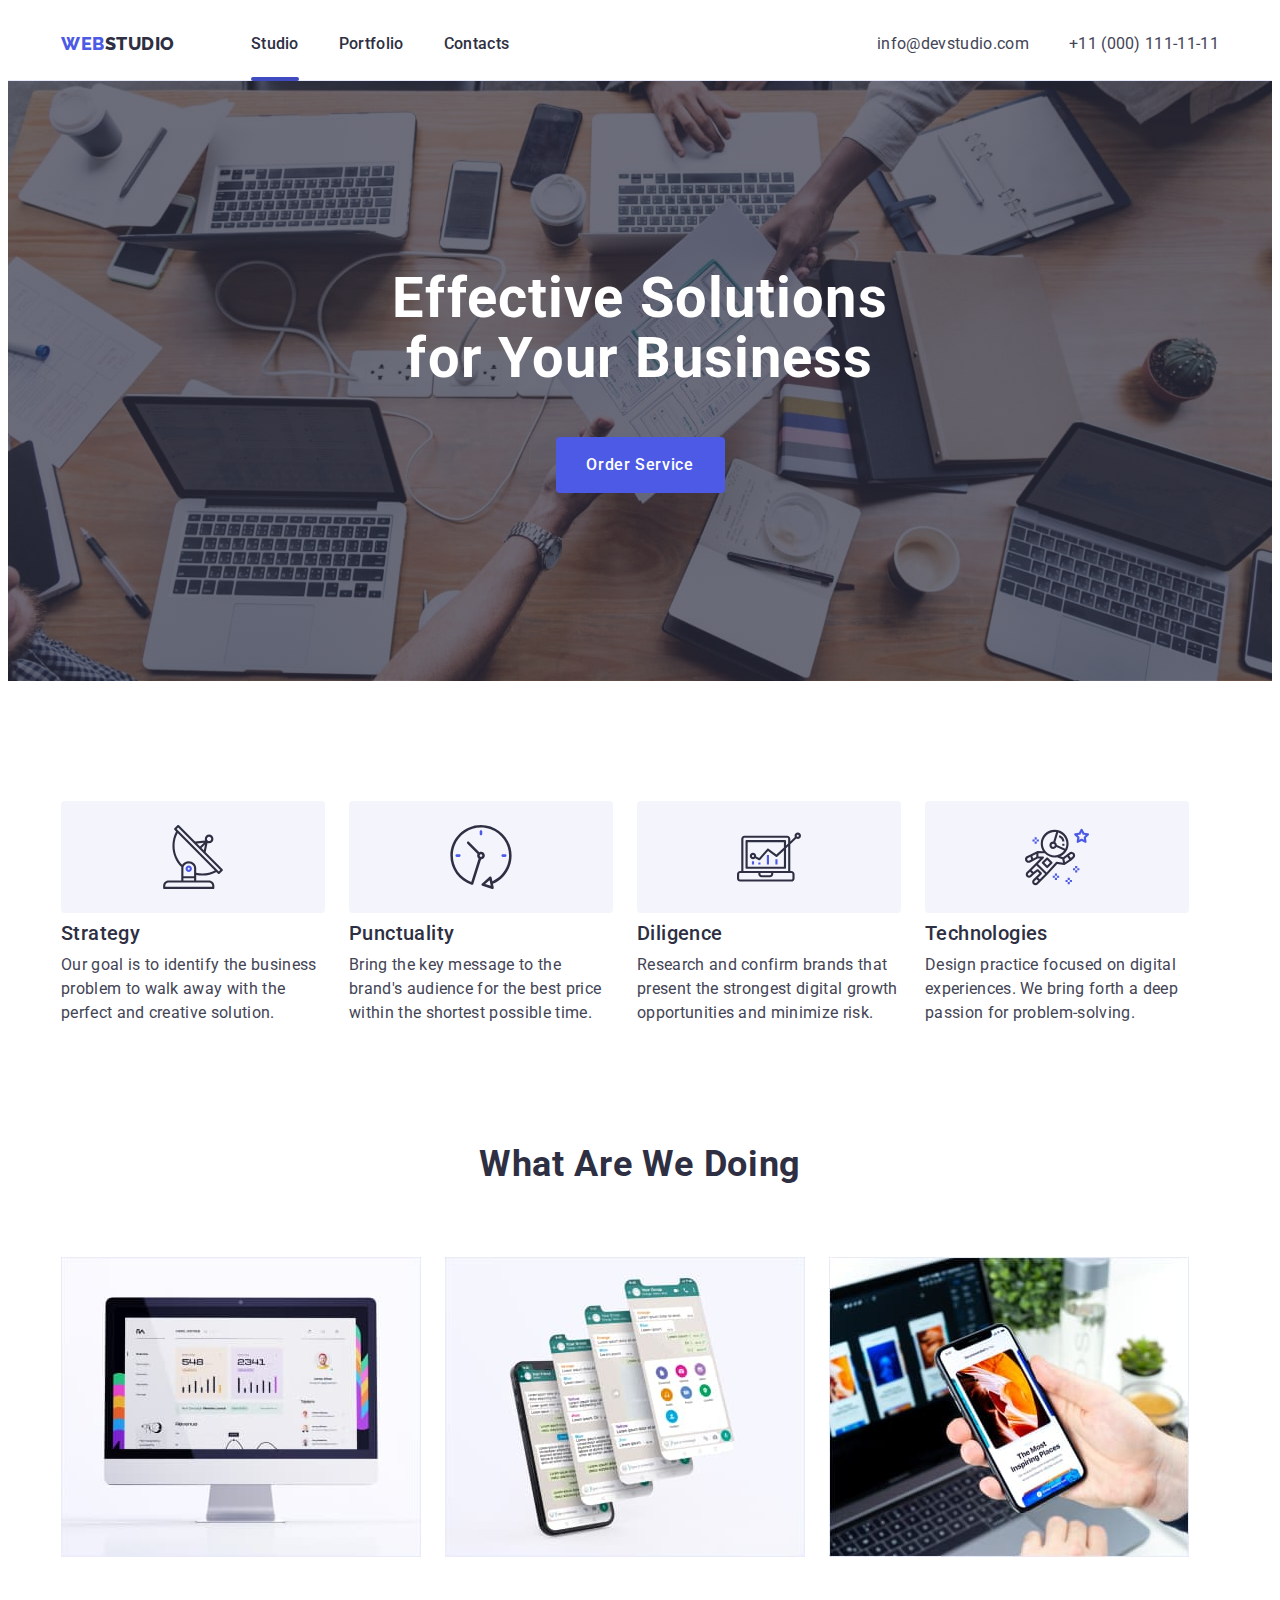
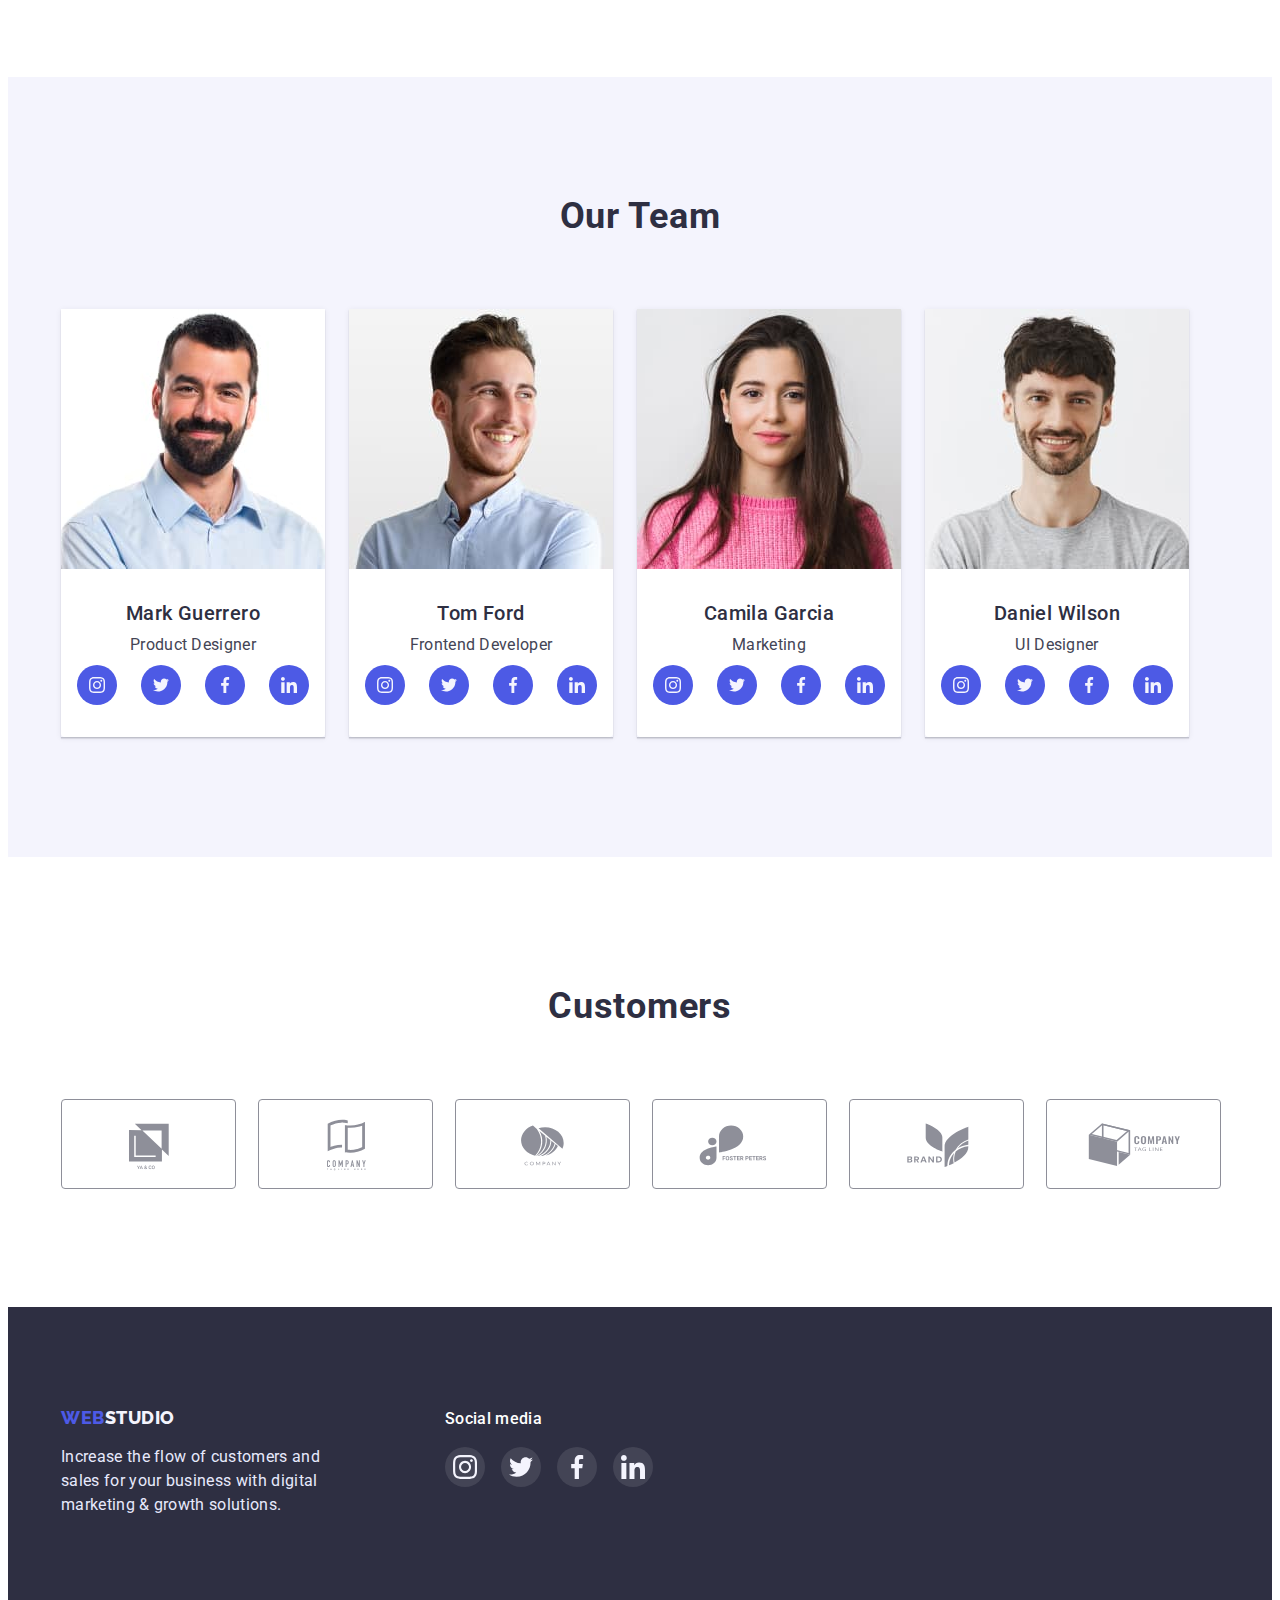
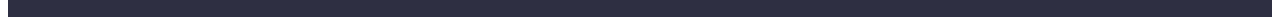
<file: index.html>
<!DOCTYPE html>
<html lang="en">
    <head>
        <meta charset="UTF-8">
        <meta http-equiv="X-UA-Compatible" content="IE=edge">
        <meta name="viewport" content="width=device-width, initial-scale=1.0">
        <title>WebStudio</title>
        <link rel="preconnect" href="https://fonts.googleapis.com">
        <link rel="preconnect" href="https://fonts.gstatic.com" crossorigin>
        <link href="https://fonts.googleapis.com/css2?family=Raleway:wght@800&family=Roboto:wght@400;500;700;900&display=swap" rel="stylesheet">
        <link rel="stylesheet" href="https://cdnjs.cloudflare.com/ajax/libs/modern-normalize/1.1.0/modern-normalize.min.css" integrity="sha512-wpPYUAdjBVSE4KJnH1VR1HeZfpl1ub8YT/NKx4PuQ5NmX2tKuGu6U/JRp5y+Y8XG2tV+wKQpNHVUX03MfMFn9Q==" crossorigin="anonymous" referrerpolicy="no-referrer" />
        <link rel="stylesheet" href="./css/styles.css">
    </head>
    <body>
        <header class="header">
            <div class="container header-container">
                <nav class="header-navigation">
                    <a href="./index.html" class="logo-dark link"><span class="accent">WEB</span>STUDIO</a>
                    <ul class="header-list list">
                        <li class="header-item"><a href="./index.html" class="header-link link current">Studio</a></li>
                        <li class="header-item"><a href="./portfolio.html" class="header-link link">Portfolio</a></li>
                        <li class="header-item"><a href="" class="header-link link">Contacts</a></li>
                    </ul>
                </nav>
                <address class="address">
                    <ul class="address-list list">
                        <li class="address-item"><a href="mailto:info@devstudio.com" class="address-link link">info@devstudio.com</a></li>
                        <li class="address-item"><a href="tel:+110001111111" class="address-link link">+11 (000) 111-11-11</a></li>
                    </ul>
                </address>
            </div>
        </header>
        <main>
            <section class="hero">
                <div class="container hero-container">
                    <h1 class="hero-title">Effective Solutions for Your Business</h1>
                    <button class="hero-btn" data-modal-open type="button">Order Service</button>
                </div>
            </section>
            <section class="peculiarities">
                <div class="container peculiarities-container">
                    <h2 class="visually-hidden">Peculiarities</h2>
                    <ul class="peculiarities-list list">
                        <li class="peculiarities-item">
                            <div class="peculiarities-wrap">
                                <svg class="peculiarities-icon" width="64" height="64">
                                    <use href="./images/symbol-defs.svg#icon-antenna"></use>
                                </svg>
                            </div>
                            <h3 class="peculiarities-subtitle">Strategy</h3>
                            <p class="peculiarities-text">Our goal is to identify the business 
                        problem to walk away with the 
                        perfect and creative solution.</p>
                        </li>
                        <li class="peculiarities-item">
                            <div class="peculiarities-wrap">
                                <svg class="peculiarities-icon" width="64" height="64">
                                    <use href="./images/symbol-defs.svg#icon-clock"></use>
                                </svg>
                            </div>
                            <h3 class="peculiarities-subtitle">Punctuality</h3>
                            <p class="peculiarities-text">Bring the key message to the brand's audience for the best price within the shortest possible time.</p>
                        </li>
                        <li class="peculiarities-item">
                            <div class="peculiarities-wrap">
                                <svg class="peculiarities-icon" width="64" height="64">
                                    <use href="./images/symbol-defs.svg#icon-diagram"></use>
                                </svg>
                            </div>
                            <h3 class="peculiarities-subtitle">Diligence</h3>
                            <p class="peculiarities-text">Research and confirm brands that present the strongest digital growth opportunities and minimize risk.</p>
                        </li>
                        <li class="peculiarities-item">
                            <div class="peculiarities-wrap">
                                <svg class="peculiarities-icon" width="64" height="64">
                                    <use href="./images/symbol-defs.svg#icon-astronaut"></use>
                                </svg>
                            </div>
                            <h3 class="peculiarities-subtitle">Technologies</h3>
                            <p class="peculiarities-text">Design practice focused on digital experiences. We bring forth a deep passion for problem-solving.</p>
                        </li>
                    </ul>
                </div>
            </section>
            <section class="services">
                <div class="container services-container">
                    <h2 class="services-title">What Are We Doing</h2>
                    <ul class="services-list list">
                        <li class="services-item"><img src="./images/Rectangle-71-1.jpg" alt="computer" width="360" /></li>
                        <li class="services-item"><img src="./images/Rectangle-71-2.jpg" alt="phone" width="360" /></li>
                        <li class="services-item"><img src="./images/Rectangle-71-3.jpg" alt="computer and phone" width="360" /></li>
                    </ul>
                </div>
            </section>
            <section class="team">
                <div class="container team-container">
                    <h2 class="team-title">Our Team</h2>
                    <ul class="team-list list">
                        <li class="team-item">
                            <img src="./images/img-1.jpg" alt="Photo of Product Designer" width="264" />
                            <div class="team-content">
                                <h3 class="team-subtitle">Mark Guerrero</h3>
                                <p class="team-text">Product Designer</p>
                                <ul class="team-soc-list list">
                                    <li class="team-soc-item">
                                        <a class="team-soc-link link" href="">
                                            <svg class="team-soc-icon" width="16" height="16">
                                                <use href="./images/symbol-defs.svg#icon-instagram"></use>
                                            </svg>
                                        </a>
                                    </li>
                                    <li class="team-soc-item">
                                        <a class="team-soc-link link" href="">
                                        <svg class="team-soc-icon" width="16" height="16">
                                            <use href="./images/symbol-defs.svg#icon-twitter"></use>
                                        </svg>
                                        </a>
                                    </li>
                                    <li class="team-soc-item">
                                        <a class="team-soc-link link" href="">
                                        <svg class="team-soc-icon" width="16" height="16">
                                            <use href="./images/symbol-defs.svg#icon-facebook"></use>
                                        </svg>
                                        </a>
                                    </li>
                                    <li class="team-soc-item">
                                        <a class="team-soc-link link" href="">
                                        <svg class="team-soc-icon" width="16" height="16">
                                            <use href="./images/symbol-defs.svg#icon-linkedin"></use>
                                        </svg>
                                        </a>
                                    </li>
                                </ul>
                            </div>
                        </li>
                        <li class="team-item">
                            <img src="./images/img-2.jpg" alt="Photo of Frontend Developer" width="264" />
                            <div class="team-content">
                                <h3 class="team-subtitle">Tom Ford</h3>
                                <p class="team-text">Frontend Developer</p>
                                <ul class="team-soc-list list">
                                    <li class="team-soc-item">
                                        <a class="team-soc-link link" href="">
                                            <svg class="team-soc-icon" width="16" height="16">
                                                <use href="./images/symbol-defs.svg#icon-instagram"></use>
                                            </svg>
                                        </a>
                                    </li>
                                    <li class="team-soc-item">
                                        <a class="team-soc-link link" href="">
                                        <svg class="team-soc-icon" width="16" height="16">
                                            <use href="./images/symbol-defs.svg#icon-twitter"></use>
                                        </svg>
                                        </a>
                                    </li>
                                    <li class="team-soc-item">
                                        <a class="team-soc-link link" href="">
                                        <svg class="team-soc-icon" width="16" height="16">
                                            <use href="./images/symbol-defs.svg#icon-facebook"></use>
                                        </svg>
                                        </a>
                                    </li>
                                    <li class="team-soc-item">
                                        <a class="team-soc-link link" href="">
                                        <svg class="team-soc-icon" width="16" height="16">
                                            <use href="./images/symbol-defs.svg#icon-linkedin"></use>
                                        </svg>
                                        </a>
                                    </li>
                                </ul>
                            </div>
                        </li>
                        <li class="team-item">
                            <img src="./images/img-3.jpg" alt="Photo of Marketing" width="264" />
                            <div class="team-content">
                                <h3 class="team-subtitle">Camila Garcia</h3>
                                <p class="team-text">Marketing</p>
                                <ul class="team-soc-list list">
                                    <li class="team-soc-item">
                                        <a class="team-soc-link link" href="">
                                            <svg class="team-soc-icon" width="16" height="16">
                                                <use href="./images/symbol-defs.svg#icon-instagram"></use>
                                            </svg>
                                        </a>
                                    </li>
                                    <li class="team-soc-item">
                                        <a class="team-soc-link link" href="">
                                        <svg class="team-soc-icon" width="16" height="16">
                                            <use href="./images/symbol-defs.svg#icon-twitter"></use>
                                        </svg>
                                        </a>
                                    </li>
                                    <li class="team-soc-item">
                                        <a class="team-soc-link link" href="">
                                        <svg class="team-soc-icon" width="16" height="16">
                                            <use href="./images/symbol-defs.svg#icon-facebook"></use>
                                        </svg>
                                        </a>
                                    </li>
                                    <li class="team-soc-item">
                                        <a class="team-soc-link link" href="">
                                        <svg class="team-soc-icon" width="16" height="16">
                                            <use href="./images/symbol-defs.svg#icon-linkedin"></use>
                                        </svg>
                                        </a>
                                    </li>
                                </ul>
                            </div>
                        </li>
                        <li class="team-item">
                            <img src="./images/img-4.jpg" alt="Photo of UI Designer" width="264" />
                            <div class="team-content">
                                <h3 class="team-subtitle">Daniel Wilson</h3>
                                <p class="team-text">UI Designer</p>
                                <ul class="team-soc-list list">
                                    <li class="team-soc-item">
                                        <a class="team-soc-link link" href="">
                                            <svg class="team-soc-icon" width="16" height="16">
                                                <use href="./images/symbol-defs.svg#icon-instagram"></use>
                                            </svg>
                                        </a>
                                    </li>
                                    <li class="team-soc-item">
                                        <a class="team-soc-link link" href="">
                                        <svg class="team-soc-icon" width="16" height="16">
                                            <use href="./images/symbol-defs.svg#icon-twitter"></use>
                                        </svg>
                                        </a>
                                    </li>
                                    <li class="team-soc-item">
                                        <a class="team-soc-link link" href="">
                                        <svg class="team-soc-icon" width="16" height="16">
                                            <use href="./images/symbol-defs.svg#icon-facebook"></use>
                                        </svg>
                                        </a>
                                    </li>
                                    <li class="team-soc-item">
                                        <a class="team-soc-link link" href="">
                                        <svg class="team-soc-icon" width="16" height="16">
                                            <use href="./images/symbol-defs.svg#icon-linkedin"></use>
                                        </svg>
                                        </a>
                                    </li>
                                </ul>
                            </div>
                        </li>
                    </ul>
                </div>    
            </section>
            <section class="customers">
                <div class="container customers-container">
                    <h2 class="customers-title">Customers</h2>
                    <ul class="customers-list list">
                        <li class="customers-item">
                            <a href="" class="customers-link link">
                                <svg class="customers-logo" width="100" height="100">
                                    <use href="./images/symbol-defs.svg#icon-logo-6"></use>
                                </svg>
                            </a>
                        </li>
                        <li class="customers-item">
                            <a href="" class="customers-link link">
                                <svg class="customers-logo" width="100" height="100">
                                    <use href="./images/symbol-defs.svg#icon-logo-1"></use>
                                </svg>
                            </a>
                        </li>
                        <li class="customers-item">
                            <a href="" class="customers-link link">
                                <svg class="customers-logo" width="100" height="100">
                                    <use href="./images/symbol-defs.svg#icon-logo-2"></use>
                                </svg>
                            </a>
                        </li>
                        <li class="customers-item">
                            <a href="" class="customers-link link">
                                <svg class="customers-logo" width="100" height="100">
                                    <use href="./images/symbol-defs.svg#icon-logo-3"></use>
                                </svg>
                            </a>
                        </li>
                        <li class="customers-item">
                            <a href="" class="customers-link link">
                                <svg class="customers-logo" width="100" height="100">
                                    <use href="./images/symbol-defs.svg#icon-logo-4"></use>
                                </svg>
                            </a>
                        </li>
                        <li class="customers-item">
                            <a href="" class="customers-link link">
                                <svg class="customers-logo" width="100" height="100">
                                    <use href="./images/symbol-defs.svg#icon-logo-5"></use>
                                </svg>
                            </a>
                        </li>
                    </ul>
                </div c>
            </section>
        </main>
        <footer class="footer">
            <div class="container footer-container">
                <div class="footer-logo-wrap">
                    <a href="./index.html" class="footer-logo link"><span class="footer-accent">WEB</span>STUDIO</a>
                    <p class="footer-text">Increase the flow of customers and sales for your business with digital marketing & growth solutions.</p>
                </div>
                <div class="footer-soc">
                    <h3 class="footer-subtitle">Social media</h3>
                    <ul class="footer-soc-list list">
                        <li class="footer-soc-item">
                            <a class="footer-soc-link link" href="">
                                <svg class="footer-soc-icon" width="24" height="24">
                                    <use href="./images/symbol-defs.svg#icon-instagram"></use>
                                </svg>
                            </a>
                        </li>
                        <li class="footer-soc-item">
                            <a class="footer-soc-link link" href="">
                            <svg class="footer-soc-icon" width="24" height="24">
                                <use href="./images/symbol-defs.svg#icon-twitter"></use>
                            </svg>
                            </a>
                        </li>
                        <li class="footer-soc-item">
                            <a class="footer-soc-link link" href="">
                            <svg class="footer-soc-icon" width="24" height="24">
                                <use href="./images/symbol-defs.svg#icon-facebook"></use>
                            </svg>
                            </a>
                        </li>
                        <li class="footer-soc-item">
                            <a class="footer-soc-link link" href="">
                            <svg class="team-soc-icon" width="24" height="24">
                                <use href="./images/symbol-defs.svg#icon-linkedin"></use>
                            </svg>
                            </a>
                        </li>
                    </ul>
                </div>
            </div>
        </footer>
        <div class="backdrop is-hidden" data-modal>
            <div class="modal">
                <button class="modal-close" data-modal-close type="button">
                    <svg class="modal-close-icon" width="8" height="8">
                        <use href="./images/symbol-defs.svg#icon-close-black"></use>
                    </svg>
                </button>
            </div>
        </div>
        <script src="./js/modal.js"></script>
    </body>
</html>
</file>
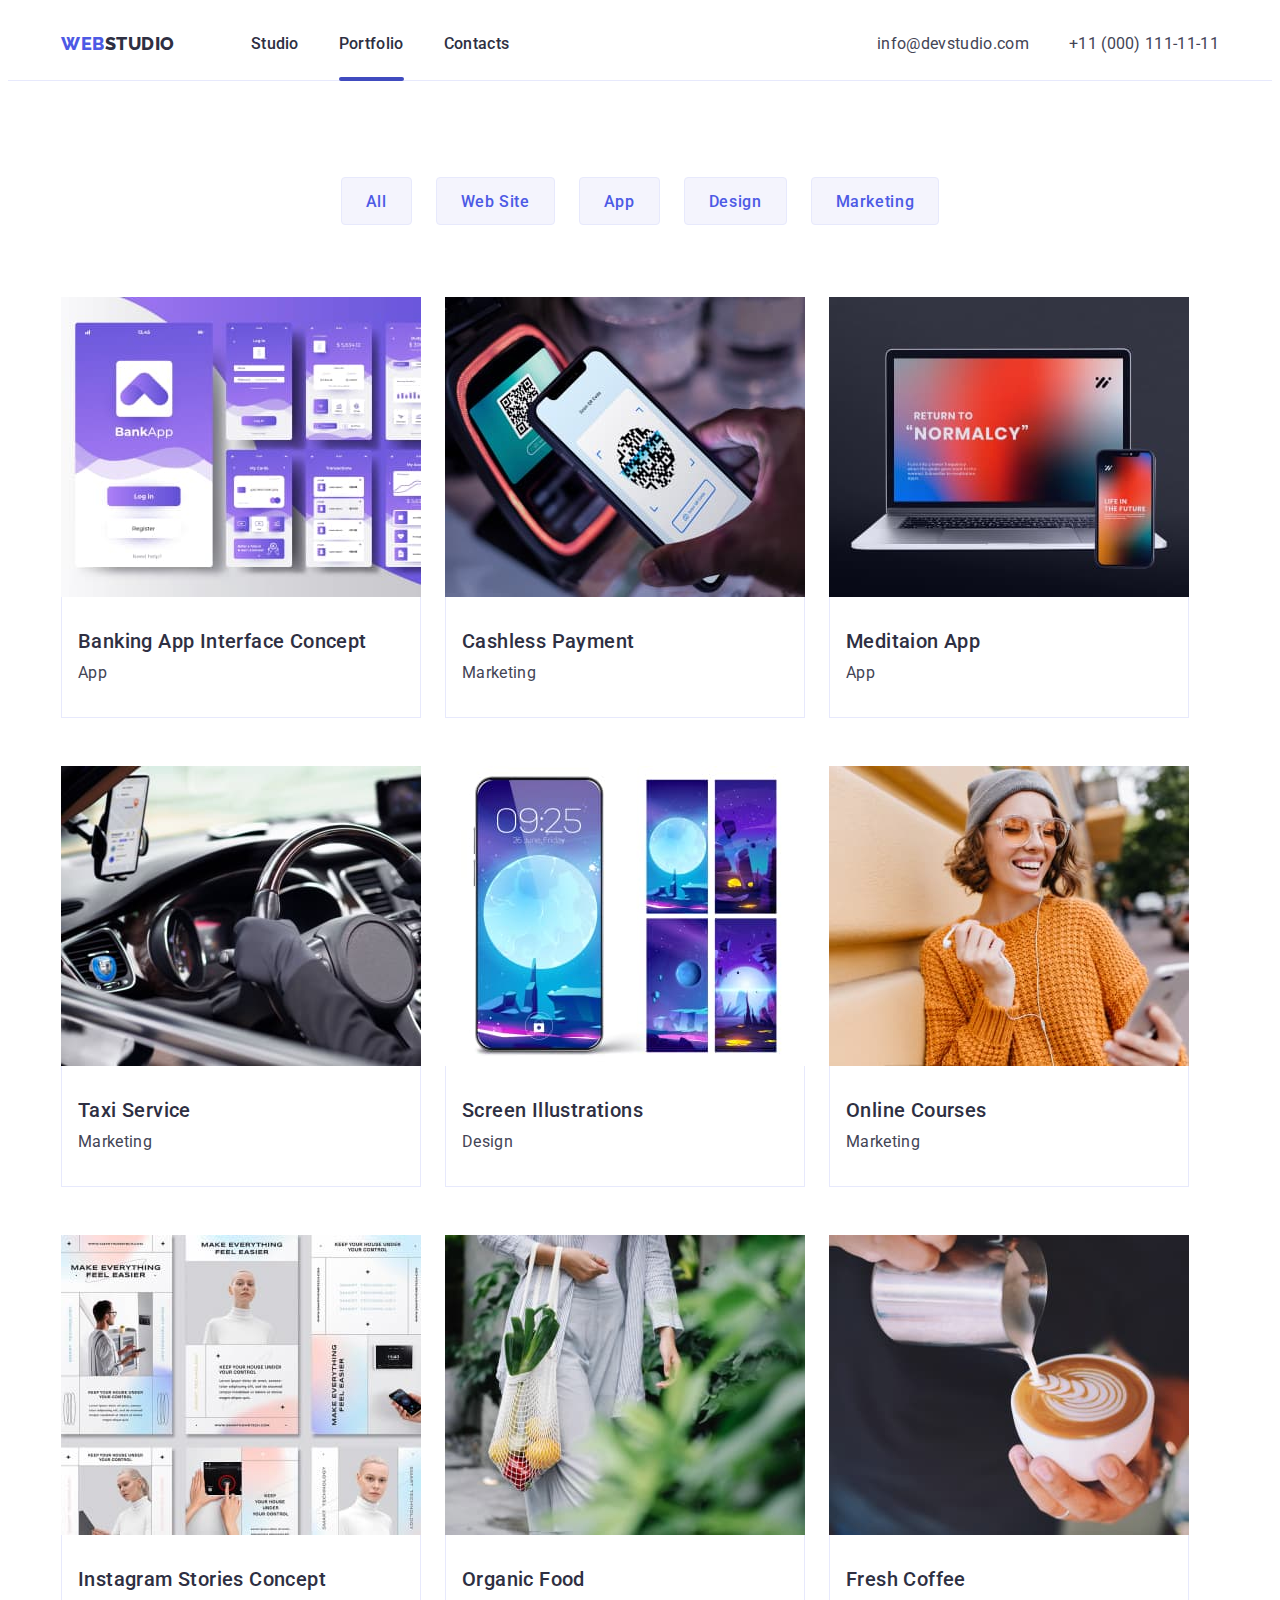
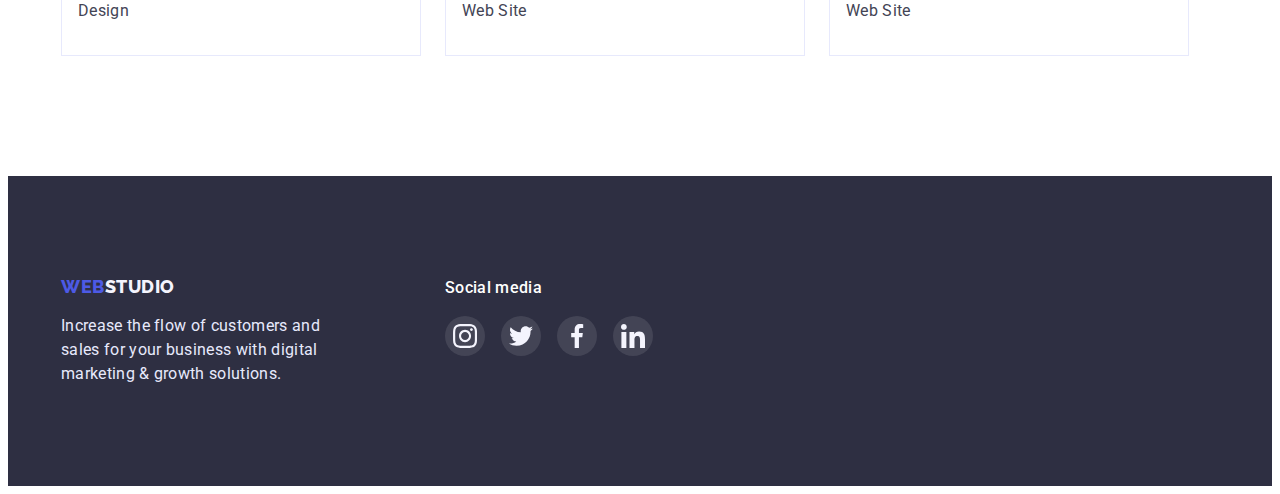
<file: portfolio.html>
<!DOCTYPE html>
<html lang="en">
    <head>
        <meta charset="UTF-8">
        <meta http-equiv="X-UA-Compatible" content="IE=edge">
        <meta name="viewport" content="width=device-width, initial-scale=1.0">
        <title>Portfolio</title>
        <link rel="preconnect" href="https://fonts.googleapis.com">
        <link rel="preconnect" href="https://fonts.gstatic.com" crossorigin>
        <link href="https://fonts.googleapis.com/css2?family=Raleway:wght@800&family=Roboto:wght@400;500;700;900&display=swap" rel="stylesheet">
        <link rel="stylesheet" href="https://cdnjs.cloudflare.com/ajax/libs/modern-normalize/1.1.0/modern-normalize.min.css" integrity="sha512-wpPYUAdjBVSE4KJnH1VR1HeZfpl1ub8YT/NKx4PuQ5NmX2tKuGu6U/JRp5y+Y8XG2tV+wKQpNHVUX03MfMFn9Q==" crossorigin="anonymous" referrerpolicy="no-referrer" />
        <link rel="stylesheet" href="./css/styles.css">
    </head>
    <body>
        <header class="header">
            <div class="container header-container">
                <nav class="header-navigation">
                    <a href="./index.html" class="logo-dark link"><span class="accent">WEB</span>STUDIO</a>
                    <ul class="header-list list">
                        <li class="header-item"><a href="./index.html" class="header-link link">Studio</a></li>
                        <li class="header-item"><a href="./portfolio.html" class="header-link link current">Portfolio</a></li>
                        <li class="header-item"><a href="" class="header-link link">Contacts</a></li>
                    </ul>
                </nav>
                <address class="address">
                    <ul class="address-list list">
                        <li class="address-item"><a href="mailto:info@devstudio.com" class="address-link link">info@devstudio.com</a></li>
                        <li class="address-item"><a href="tel:+110001111111" class="address-link link">+11 (000) 111-11-11</a></li>
                    </ul>
                </address>
            </div>
        </header>
        <main>
            <section class="portfolio">
                <div class="container portfolio-container">
                    <h1 class="visually-hidden">Buttons menu</h1>
                    <ul class="filter-list list">
                        <li class="filter-item">
                            <button class="filter-btn" type="button">All</button>
                        </li>
                        <li class="filter-item">
                            <button class="filter-btn" type="button">Web Site</button>
                        </li>
                        <li>
                            <button class="filter-btn" type="button">App</button>
                        </li>
                        <li class="filter-item">
                            <button class="filter-btn" type="button">Design</button>
                        </li>
                        <li class="filter-item">
                            <button class="filter-btn" type="button">Marketing</button>
                        </li>
                    </ul>
                    <h2 class="visually-hidden">Portfolio</h2>
                    <ul class="portfolio-list list">
                        <li class="portfolio-item">
                            <a href="" class="portfolio-link link">
                            <div class="portfolio-top-wrap">
                                <img src="./images/portfolio-1.jpg" alt="Photo of Banking App" width="360" />
                                <p class="portfolio-top-text">14 Stylish and User-Friendly App Design Concepts · Task Manager App · Calorie Tracker App · Exotic Fruit Ecommerce App · Cloud Storage App</p>
                            </div>
                            <div class="portfolio-content">
                                <h3 class="portfolio-subtitle">Banking App Interface Concept</h3>
                                <p class="portfolio-text">App</p>
                            </div>
                            </a>
                        </li>
                        <li class="portfolio-item">
                            <a href="" class="portfolio-link link">
                            <div class="portfolio-top-wrap">
                                <img src="./images/portfolio-2.jpg" alt="Photo of Product Designer" width="360" />
                                <p class="portfolio-top-text">14 Stylish and User-Friendly App Design Concepts · Task Manager App · Calorie Tracker App · Exotic Fruit Ecommerce App · Cloud Storage App</p>
                            </div>
                            <div class="portfolio-content">
                                <h3 class="portfolio-subtitle">Cashless Payment</h3>
                                <p class="portfolio-text">Marketing</p>
                            </div>
                            </a>
                        </li>
                        <li class="portfolio-item">
                            <a href="" class="portfolio-link link">
                            <div class="portfolio-top-wrap">
                                <img src="./images/portfolio-3.jpg" alt="Photo of Meditaion App" width="360" />
                                <p class="portfolio-top-text">14 Stylish and User-Friendly App Design Concepts · Task Manager App · Calorie Tracker App · Exotic Fruit Ecommerce App · Cloud Storage App</p>
                            </div>
                            <div class="portfolio-content">
                                <h3 class="portfolio-subtitle">Meditaion App</h3>
                                <p class="portfolio-text">App</p>
                            </div>
                            </a>
                        </li>
                        <li class="portfolio-item">
                            <a href="" class="portfolio-link link">
                            <div class="portfolio-top-wrap">
                                <img src="./images/portfolio-4.jpg" alt="Photo of Taxi Service" width="360" />
                                <p class="portfolio-top-text">14 Stylish and User-Friendly App Design Concepts · Task Manager App · Calorie Tracker App · Exotic Fruit Ecommerce App · Cloud Storage App</p>
                            </div>
                            <div class="portfolio-content">
                                <h3 class="portfolio-subtitle">Taxi Service</h3>
                                <p class="portfolio-text">Marketing</p>
                            </div>
                            </a>
                        </li>
                        <li class="portfolio-item">
                            <a href="" class="portfolio-link link">
                            <div class="portfolio-top-wrap">
                                <img src="./images/portfolio-5.jpg" alt="Photo of Screen Illustrations" width="360" />
                                <p class="portfolio-top-text">14 Stylish and User-Friendly App Design Concepts · Task Manager App · Calorie Tracker App · Exotic Fruit Ecommerce App · Cloud Storage App</p>
                            </div>
                            <div class="portfolio-content">
                                <h3 class="portfolio-subtitle">Screen Illustrations</h3>
                                <p class="portfolio-text">Design</p>
                            </div>
                            </a>
                        </li>
                        <li class="portfolio-item">
                            <a href="" class="portfolio-link link">
                            <div class="portfolio-top-wrap">
                                <img src="./images/portfolio-6.jpg" alt="Photo of student" width="360" />
                                <p class="portfolio-top-text">14 Stylish and User-Friendly App Design Concepts · Task Manager App · Calorie Tracker App · Exotic Fruit Ecommerce App · Cloud Storage App</p>
                            </div>
                            <div class="portfolio-content">
                                <h3 class="portfolio-subtitle">Online Courses</h3>
                                <p class="portfolio-text">Marketing</p>
                            </div>
                            </a>
                        </li>
                        <li class="portfolio-item">
                            <a href="" class="portfolio-link link">
                            <div class="portfolio-top-wrap">
                                <img src="./images/portfolio-7.jpg" alt="Photo of Instagram Stories Concept" width="360" />
                                <p class="portfolio-top-text">14 Stylish and User-Friendly App Design Concepts · Task Manager App · Calorie Tracker App · Exotic Fruit Ecommerce App · Cloud Storage App</p>
                            </div>
                            <div class="portfolio-content">
                                <h3 class="portfolio-subtitle">Instagram Stories Concept</h3>
                                <p class="portfolio-text">Design</p>
                            </div>
                            </a>
                        </li>
                        <li class="portfolio-item">
                            <a href="" class="portfolio-link link">
                            <div class="portfolio-top-wrap">
                                <img src="./images/portfolio-8.jpg" alt="Photo of Organic Food" width="360" />
                                <p class="portfolio-top-text">14 Stylish and User-Friendly App Design Concepts · Task Manager App · Calorie Tracker App · Exotic Fruit Ecommerce App · Cloud Storage App</p>
                            </div>
                            <div class="portfolio-content">
                                <h3 class="portfolio-subtitle">Organic Food</h3>
                                <p class="portfolio-text">Web Site</p>
                            </div>
                            </a>
                        </li>
                        <li class="portfolio-item">
                            <a href="" class="portfolio-link link">
                            <div class="portfolio-top-wrap">
                                <img src="./images/portfolio-9.jpg" alt="Photo of Fresh Coffee" width="360" />
                                <p class="portfolio-top-text">14 Stylish and User-Friendly App Design Concepts · Task Manager App · Calorie Tracker App · Exotic Fruit Ecommerce App · Cloud Storage App</p>
                            </div>
                            <div class="portfolio-content">
                                <h3 class="portfolio-subtitle">Fresh Coffee</h3>
                                <p class="portfolio-text">Web Site</p>
                            </div>
                            </a>
                        </li>
                    </ul>
                </div>
            </section>
        </main>
        <footer class="footer">
            <div class="container footer-container">
                <div class="footer-logo-wrap">
                    <a href="./index.html" class="footer-logo link"><span class="footer-accent">WEB</span>STUDIO</a>
                    <p class="footer-text">Increase the flow of customers and sales for your business with digital marketing & growth solutions.</p>
                </div>
                <div class="footer-soc">
                    <h3 class="footer-subtitle">Social media</h3>
                    <ul class="footer-soc-list list">
                        <li class="footer-soc-item">
                            <a class="footer-soc-link link" href="">
                                <svg class="footer-soc-icon" width="24" height="24">
                                    <use href="./images/symbol-defs.svg#icon-instagram"></use>
                                </svg>
                            </a>
                        </li>
                        <li class="footer-soc-item">
                            <a class="footer-soc-link link" href="">
                            <svg class="footer-soc-icon" width="24" height="24">
                                <use href="./images/symbol-defs.svg#icon-twitter"></use>
                            </svg>
                            </a>
                        </li>
                        <li class="footer-soc-item">
                            <a class="footer-soc-link link" href="">
                            <svg class="footer-soc-icon" width="24" height="24">
                                <use href="./images/symbol-defs.svg#icon-facebook"></use>
                            </svg>
                            </a>
                        </li>
                        <li class="footer-soc-item">
                            <a class="footer-soc-link link" href="">
                            <svg class="team-soc-icon" width="24" height="24">
                                <use href="./images/symbol-defs.svg#icon-linkedin"></use>
                            </svg>
                            </a>
                        </li>
                    </ul>
                </div>
            </div>
        </footer>
    </body>
</html>
</file>
<file: css/styles.css>
:root {
    --main-title-color: #FFFFFF;
    --second-title-color: #2E2F42;
    --main-btn-color: #4D5AE5;
    --second-btn-color: #FFFFFF;
    --main-logo-color: #2E2F42;
    --second-logo-color: #F4F4FD;
    --accent-color: #4D5AE5;
    --hover-color: #404BBF;
    --background-color: #F4F4FD;
    --main-subtitle-color: #2E2F42;
    --main-text-color: #434455;
    --footer-text-color: #E7E9FC;
}

body {
    font-family: 'roboto', sans-serif;
    color:#2E2F42;
    background-color: #FFFFFF
}

h1, h2, h3, h4, h5, p {
    margin: 0;
}

ul {
    margin: 0;
    padding-left: 0;
}

button {
    cursor: pointer;
}

img {
    display: block;
    max-width: 100%;
    height: auto;
}

.list {
    list-style: none;
}

.link {
    text-decoration: none;
}

.container {
    max-width: 1158px;
    padding: 0 15px;
    margin: 0 auto;
}

.visually-hidden {
    position: absolute;
    white-space: nowrap;
    width: 1px;
    height: 1px;
    overflow: hidden;
    border: 0;
    padding: 0;
    clip: rect(0 0 0 0);
    clip-path: inset(50%);
    margin: -1px;
}

/*-----HEADER------ */

.header {
    padding: 0;
    border-bottom: 1px solid #E7E9FC;
}

.header-navigation {
    display: flex;
    align-items: center;
    margin-right: auto;
}

.header-container {
    display: flex;
    align-items: center;
}

.logo-dark {
    padding-top: 24px;
    padding-bottom: 24px;
    font-family: 'Raleway', sans-serif;
    font-weight: 800;
    font-size: 18px;
    line-height: 1.33;
    letter-spacing: 0.03em;
    text-transform: uppercase;
    color: var(--main-logo-color);
    margin-right: 76px;
}

.logo-dark:hover,
.logo-dark:focus {
    color: var(--hover-color);
}

.accent {
    font-family: 'Raleway', sans-serif;
    font-weight: 800;
    font-size: 18px;
    line-height: 1.33;
    letter-spacing: 0.03em;
    color: var(--accent-color);
}

.header-list {
    display: flex;
    gap: 40px;
}

.header-item {
}

.header-link {
    padding-top: 24px;
    padding-bottom: 24px;
    font-weight: 500;
    font-size: 16px;
    line-height: 1.5;
    letter-spacing: 0.02em;
    color: var(--main-subtitle-color);
    display: inline;
    display: block;
    transition: color 250ms cubic-bezier(0.4, 0, 0.2, 1);
}

.header-link:hover,
.header-link:focus {
    color: var(--hover-color);
}

.current {
    position: relative;
}

.current::after {
    content: " ";
    position: absolute;
    left: 0;
    bottom: -1px;
    width: 100%;
    height: 4px;
    border-radius: 2px;
    background-color: #404BBF;
}

.address {}

.address-list {
    display: flex;
    gap: 40px;
}

.address-link {
    padding-top: 24px;
    padding-bottom: 24px;
    font-style: normal;
    font-size: 16px;
    line-height: 1.5;
    letter-spacing: 0.02em;
    color: var(--main-text-color);
    display: inline;
    display: block;
    transition: color 250ms cubic-bezier(0.4, 0, 0.2, 1);
}

.address-link:hover,
.address-link:focus {
    color: var(--hover-color);
}

/*-----HERO------ */

.hero {
    max-width: 1440px;
    margin: 0 auto;
    padding-top: 188px;
    padding-bottom: 188px;
    background-image: linear-gradient(rgba(46, 47, 66, 0.7), rgba(46, 47, 66, 0.7)), url(../images/people-office.jpg);
    background-repeat: no-repeat;
    background-position: center;
    background-size: cover;
}

.hero-container {
    text-align: center;
}

.hero-title {
    font-size: 56px;
    line-height: 1.07;
    letter-spacing: 0.02em;
    color: var(--main-title-color);
    width: 507px;
    margin: 0 auto 48px;
}

.hero-btn {
    min-width: 169px;
    height: 56px;
    font-family: inherit;
    font-weight: 500;
    font-size: 16px;
    line-height: 1.5;
    letter-spacing: 0.04em;
    cursor: pointer;
    color: var(--second-btn-color);
    background-color: var(--accent-color);
    border-radius: 4px;
    border: 1px solid transparent;
    display: block;
    margin: 0 auto;
    transition: background-color 250ms cubic-bezier(0.4, 0, 0.2, 1);
}

.hero-btn:hover,
.hero-btn:focus {
    background-color:var(--hover-color);
}

/*-----PECULIARITIES------ */

.peculiarities {
    padding-top: 120px;
    padding-bottom: 120px;
}

.peculiarities-container {
    display: flex;
}

.peculiarities-list {
    display: flex;
    gap: 24px;
}

.peculiarities-item {
    width: calc((100% - 72px)4);
}

.peculiarities-wrap {
    padding-top: 24px;
    padding-bottom: 24px;
    background: #F4F4FD;
    border-radius: 4px;
    display: flex;
    align-items: center;
    justify-content: center;
    margin-bottom: 8px;
}

.peculiarities-icon {
}

.peculiarities-subtitle {
    font-weight: 500;
    font-size: 20px;
    line-height: 1.2;
    letter-spacing: 0.02em;
    color: var(--main-subtitle-color);
    margin-bottom: 8px;
}

.peculiarities-text {
    font-size: 16px;
    line-height: 1.5;
    letter-spacing: 0.02em;
    color: var(--main-text-color);
    width: 264px;
}

/*-----SERVICES------ */

.services {
    padding-bottom: 120px;
}

.services-container{
    text-align: center;
}

.services-title {
    font-size: 36px;
    line-height: 1.11;
    letter-spacing: 0.02em;
    color: var(--second-title-color);
    margin-bottom: 72px;
}

.services-list {
    display: flex;
    gap: 24px;
}

.services-item {
    width: calc((100%-48px)/3);
}

/*-----TEAM------ */

.team {
    background-color: var(--background-color);
    padding-top: 120px;
    padding-bottom: 120px;
}

.team-container {
    text-align: center;
}

.team-title {
    font-size: 36px;
    line-height: 1.11;
    letter-spacing: 0.02em;
    color: var(--second-title-color);
    margin-bottom: 72px;
}

.team-list {
    display: flex;
    gap: 24px;
}

.team-item {
    width: calc((100%-72px)/4);
    box-shadow: 0px 1px 6px rgba(46, 47, 66, 0.08), 0px 1px 1px rgba(46, 47, 66, 0.16), 0px 2px 1px rgba(46, 47, 66, 0.08);
}

.team-subtitle {
    font-weight: 500;
    font-size: 20px;
    line-height: 1.2;
    letter-spacing: 0.02em;
    color: var(--main-subtitle-color);
    margin-bottom: 8px;
}

.team-text {
    font-size: 16px;
    line-height: 1.5;
    letter-spacing: 0.02em;
    color: var(--main-text-color);
    margin-bottom: 8px;
}

.team-content {
    padding-top: 32px;
    padding-bottom: 32px;
    background: #FFFFFF;
    border-radius: 0px 0px 4px 4px;
}

.team-soc-list {
    display: flex;
    justify-content: center;
    gap: 24px;
}

.team-soc-item {
    width: 40px;
    height: 40px;
}

.team-soc-link {
    width: 100%;
    height: 100%;
    background-color: #4D5AE5;
    display: flex;
    align-items: center;
    justify-content: center;
    border-radius: 50%;
    transition: background-color 250ms cubic-bezier(0.4, 0, 0.2, 1);
}

.team-soc-link:hover,
.team-soc-link:focus {
    background-color: #404BBF;
}

.team-soc-icon {
    fill: #F4F4FD;
}

/*-----customers------ */

.customers {
    padding-top: 130px;
    padding-bottom: 120px;
}

.container {
}

.customers-container {
    text-align: center;
}

.customers-title {
    font-size: 36px;
    line-height: 1.11;
    letter-spacing: 0.02em;
    color: #2E2F42;
    margin-bottom: 72px;
}

.customers-list {
    display: flex;
    gap: 24px;
}

.customers-item {
    width: calc((100% - 120px)/6);
    height: 88px;
}

.customers-link {
    width: 100%;
    height: 100%;
    border: 1px solid #8E8F99;
    border-radius: 4px;
    display: flex;
    align-items: center;
    justify-content: center;
    color: #8E8F99;
    transition: color 250ms cubic-bezier(0.4, 0, 0.2, 1), border-color 250ms cubic-bezier(0.4, 0, 0.2, 1);
}

.customers-logo {
    fill: currentColor;
}

.customers-link:is(:hover, :focus) {
    border-color: #404BBF;
    color: #404BBF;
}

/*-----FOOTER------ */

.footer {
    background-color: var(--main-subtitle-color);
    padding-top: 100px;
    padding-bottom: 100px;
}

.footer-container {
    display: flex;
    align-items: baseline;
}

.footer-logo-wrap {}

.footer-logo {
    font-family: 'Raleway', sans-serif;
    font-weight: 800;
    font-size: 18px;
    line-height: 1.16;
    letter-spacing: 0.03em;
    text-transform: uppercase;
    color: var(--second-logo-color);
    margin-bottom: 16px;
    display: inline;
    display: block;
}

.footer-logo:hover,
.footer-logo:focus {
    color: var(--hover-color);
}

.footer-accent {
    font-family: 'Raleway', sans-serif;
    font-weight: 800;
    font-size: 18px;
    line-height: 1.16;
    letter-spacing: 0.03em;
    color: var(--accent-color);
}

.footer-text {
    font-size: 16px;
    line-height: 1.5;
    letter-spacing: 0.02em;
    color: var(--footer-text-color);
    width: 264px;
}

.footer-soc{
    margin-left: 120px;
}

.footer-subtitle {
    font-weight: 500;
    font-size: 16px;
    line-height: 1.5;
    letter-spacing: 0.02em;
    color: #FFFFFF;
    margin-bottom: 16px;
}

.footer-soc-list {
    display: flex;
    justify-content: center;
    gap: 16px;
}

.footer-soc-item {
    width: 40px;
    height: 40px;
}

.footer-soc-link {
    width: 100%;
    height: 100%;
    background-color: rgba(255, 255, 255, 0.1);;
    display: flex;
    align-items: center;
    justify-content: center;
    border-radius: 50%;
    transition: background-color 250ms cubic-bezier(0.4, 0, 0.2, 1);
}

.footer-soc-link:hover,
.footer-soc-link:focus {
    background-color: #31D0AA;
}

.footer-soc-icon {
    fill: #F4F4FD;
}

/*-----PORTFOLIO------ */

.portfolio {
    padding-top: 96px;
    padding-bottom: 120px;
}

.portfolio-container {
}

.filter-list {
    display: flex;
    margin-bottom: 72px;
    gap: 24px;
    justify-content: center;
}

.filter-item {
}

.filter-btn {
    padding: 12px 24px;
    height: 48px;
    font-family: inherit;
    font-weight: 500;
    font-size: 16px;
    line-height: 1.5;
    letter-spacing: 0.04em;
    cursor: pointer;
    color: var(--main-btn-color);
    border: 1px solid #E7E9FC;
    background-color: #F4F4FD;
    border-radius: 4px;
    display: block;
    margin: 0 auto;
    transition: background-color 250ms cubic-bezier(0.4, 0, 0.2, 1), border-color 250ms cubic-bezier(0.4, 0, 0.2, 1), color 250ms cubic-bezier(0.4, 0, 0.2, 1), box-shadow 250ms cubic-bezier(0.4, 0, 0.2, 1);
}

.filter-btn:hover,
.filter-btn:focus {
    background-color: var(--hover-color);
    border-color: var(--hover-color);
    color: #FFFFFF;
    box-shadow: 0px 3px 1px rgba(0, 0, 0, 0.1), 0px 2px 1px rgba(0, 0, 0, 0.08), 0px 2px 2px rgba(0, 0, 0, 0.12);
}

.portfolio-list {
    display: flex;
    flex-wrap: wrap;
    column-gap: 24px;
    row-gap: 48px;
}

.portfolio-top-wrap {
    position: relative;
    overflow: hidden;
}

.portfolio-item {
}

.portfolio-item:hover .portfolio-top-text{
    transform: translateY(0%);
}

.portfolio-top-text {
    position: absolute;
    top: 0;
    font-size: 16px;
    line-height: 1.5;
    letter-spacing: 0.02em;
    color: #F4F4FD;
    background-color: #4D5AE5;
    padding: 32px;
    height: 100%;
    transform: translateY(100%);
    transition: transform 250ms cubic-bezier(0.4, 0, 0.2, 1);
}

.portfolio-content {
    padding-top: 32px;
    padding-bottom: 32px;
    padding-left: 16px;
    background: #FFFFFF;
    border-bottom: 1px solid #E7E9FC;
    border-left: 1px solid #E7E9FC;
    border-right: 1px solid #E7E9FC;
}

.portfolio-link {
    display: block;
    transition: box-shadow 250ms cubic-bezier(0.4, 0, 0.2, 1);
}

.portfolio-link:hover,
.portfolio-link:focus {
    box-shadow: 0px 1px 6px rgba(46, 47, 66, 0.08), 0px 1px 1px rgba(46, 47, 66, 0.16), 0px 2px 1px rgba(46, 47, 66, 0.08);
}

.portfolio-subtitle {
    font-weight: 500;
    font-size: 20px;
    line-height: 1.2;
    letter-spacing: 0.02em;
    color: var(--main-subtitle-color);
    margin-bottom: 8px;
}

.portfolio-text {
    font-size: 16px;
    line-height: 1.5;
    letter-spacing: 0.02em;
    color: var(--main-text-color);
}

/*-----MODAL------ */

.backdrop {
    position: fixed;
    top: 0;
    width: 100%;
    height: 100%;
    background-color: rgba(46, 47, 66, 0.4);
    opacity: 1;
    transition: opacity 250ms cubic-bezier(0.4, 0, 0.2, 1), visibility 250ms cubic-bezier(0.4, 0, 0.2, 1);
}

.is-hidden {
    opacity: 0;
    visibility: hidden;
    pointer-events: none;
}

.modal {
    position: absolute;
    top: 50%;
    left: 50%;
    transform: translate(-50%, -50%) scale(1);
    width: 408px;
    min-height: 576px;
    background-color: #FCFCFC;
    border-radius: 4px;
    padding: 24px;
    margin-top: 13px;
    margin-bottom: 13px;
    box-shadow: 0px 1px 1px rgba(0, 0, 0, 0.14), 0px 1px 3px rgba(0, 0, 0, 0.12), 0px 2px 1px rgba(0, 0, 0, 0.2);
    transition: transform 250ms cubic-bezier(0.4, 0, 0.2, 1), opacity 250ms cubic-bezier(0.4, 0, 0.2, 1);
}


.backdrop.is-hidden .modal {
    opacity: 0;
    transform: translate(-50%, -50%) scale(0,5);
}

.modal-close {
    width: 24px;
    height: 24px;
    border: 1px solid rgba(0, 0, 0, 0.1);
    border-radius: 50%;
    background-color: #E7E9FC;
    display: flex;
    justify-content: center;
    align-items: center;
    margin-left: auto;
    cursor: pointer;
    transition: fill 250ms cubic-bezier(0.4, 0, 0.2, 1), background-color 250ms cubic-bezier(0.4, 0, 0.2, 1);
}

.modal-close:is(:hover, :focus) {
    background-color: #404BBF;
    fill: #FFFFFF;
} 

.modal-close-icon {
}
</file>
